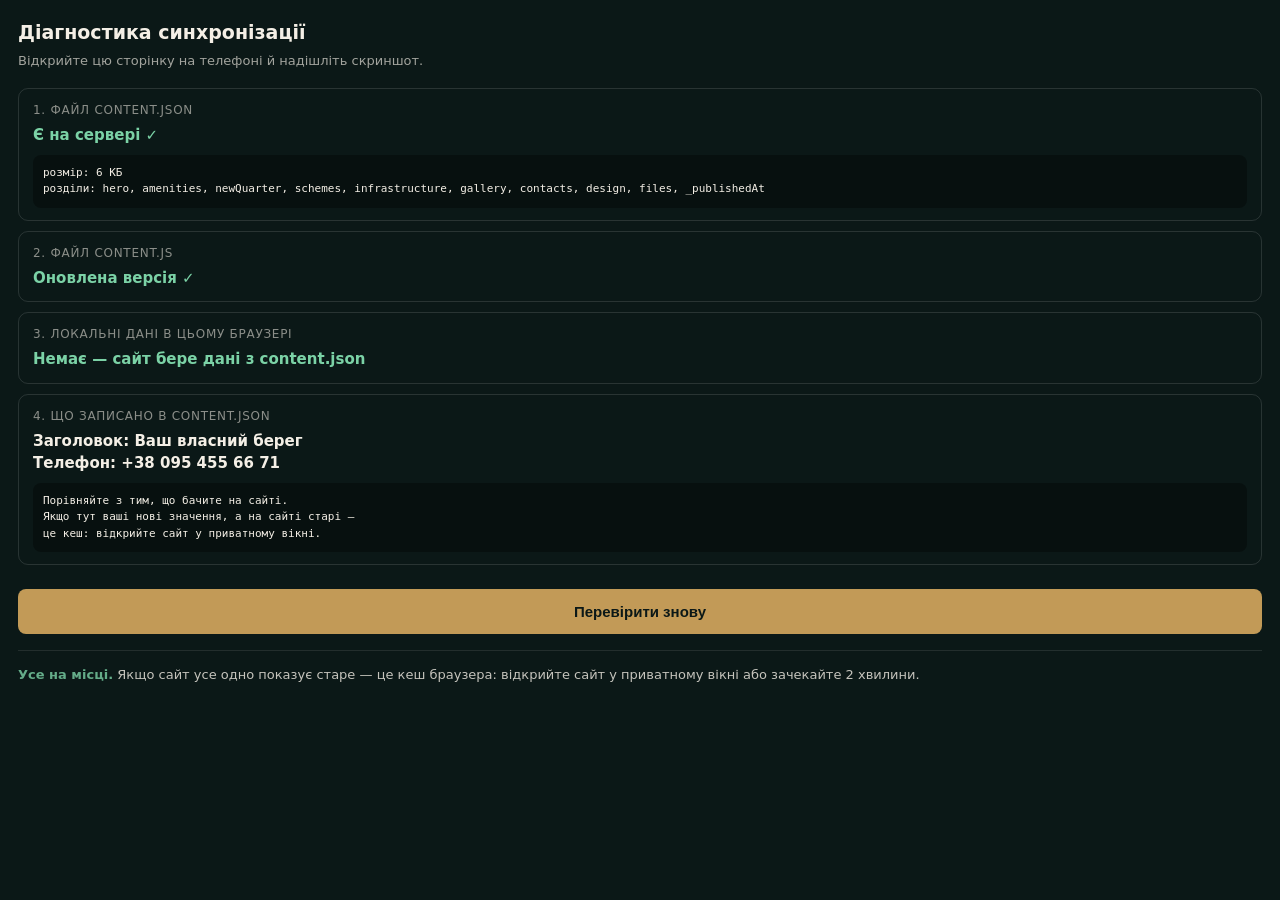
<file: diag.html>
<!DOCTYPE html>
<html lang="uk"><head><meta charset="utf-8">
<meta name="viewport" content="width=device-width, initial-scale=1">
<title>Гавань — діагностика</title>
<style>
  body{margin:0;background:#0B1817;color:#F4EFE6;font-family:system-ui,-apple-system,sans-serif;padding:18px;line-height:1.5}
  h1{font-size:19px;margin:0 0 4px}
  p.s{font-size:13px;opacity:.65;margin:0 0 18px}
  .row{border:1px solid rgba(255,255,255,.12);border-radius:10px;padding:12px 14px;margin-bottom:10px}
  .t{font-size:12px;letter-spacing:.06em;text-transform:uppercase;opacity:.55;margin-bottom:5px}
  .v{font-size:15px;font-weight:700;word-break:break-all}
  .ok{color:#7BD2A6}.bad{color:#FF9C8F}.warn{color:#F0C674}
  pre{background:rgba(0,0,0,.35);padding:10px;border-radius:8px;font-size:11px;overflow-x:auto;margin:8px 0 0;white-space:pre-wrap;word-break:break-all}
  button{margin-top:14px;width:100%;padding:14px;font-size:15px;font-weight:700;color:#0B1817;background:#C29A57;border:none;border-radius:8px;cursor:pointer}
  .hint{font-size:13px;opacity:.8;margin-top:16px;border-top:1px solid rgba(255,255,255,.12);padding-top:14px}
</style></head>
<body>
  <h1>Діагностика синхронізації</h1>
  <p class="s">Відкрийте цю сторінку на телефоні й надішліть скриншот.</p>
  <div id="out">Перевіряю…</div>
  <button onclick="location.reload()">Перевірити знову</button>
  <div class="hint" id="hint"></div>

<script>
function row(t, v, cls, extra){
  return '<div class="row"><div class="t">'+t+'</div><div class="v '+(cls||'')+'">'+v+'</div>'+(extra||'')+'</div>';
}
(async function(){
  var html = '', hint = '', problems = [];

  // 1. Чи є content.json на сервері
  var cj = null, cjStatus = '—', cjSize = 0, cjErr = '';
  try {
    var r = await fetch('content.json?v=' + Date.now(), { cache: 'no-store' });
    cjStatus = r.status;
    if (r.ok) { var txt = await r.text(); cjSize = txt.length;
      try { cj = JSON.parse(txt); } catch(e){ cjErr = 'файл пошкоджений: ' + e.message; }
    }
  } catch(e){ cjErr = e.message; }

  if (cj) {
    html += row('1. Файл content.json', 'Є на сервері ✓', 'ok',
      '<pre>розмір: ' + Math.round(cjSize/1024) + ' КБ\nрозділи: ' + Object.keys(cj).join(', ') + '</pre>');
  } else if (cjStatus === 404) {
    html += row('1. Файл content.json', 'НЕ ЗНАЙДЕНО (404)', 'bad');
    problems.push('Файл <b>content.json</b> не залитий у корінь репозиторію. Саме через нього зміни доходять до телефона: в адмінці натисніть <b>Опублікувати</b>, потім залийте отриманий файл на GitHub (Add file → Upload files → Commit).');
  } else {
    html += row('1. Файл content.json', 'Помилка: ' + cjStatus + ' ' + cjErr, 'bad');
    problems.push('Файл є, але не читається: ' + (cjErr || cjStatus) + '. Спробуйте залити його заново.');
  }

  // 2. Чи новий content.js
  var newLoader = false, cjsErr = '';
  try {
    var r2 = await fetch('content.js?v=' + Date.now(), { cache: 'no-store' });
    if (r2.ok) { var src = await r2.text(); newLoader = src.indexOf('loadPublished') > -1 && src.indexOf('XMLHttpRequest') > -1; }
    else cjsErr = 'статус ' + r2.status;
  } catch(e){ cjsErr = e.message; }

  if (newLoader) html += row('2. Файл content.js', 'Оновлена версія ✓', 'ok');
  else {
    html += row('2. Файл content.js', 'СТАРА версія' + (cjsErr ? ' (' + cjsErr + ')' : ''), 'bad');
    problems.push('На сервері лежить <b>стара</b> версія content.js. Залийте новий файл content.js у корінь репозиторію.');
  }

  // 3. Що реально бачить телефон
  var lsRaw = null;
  try { lsRaw = localStorage.getItem('havan_site_content_v1'); } catch(e){}
  html += row('3. Локальні дані в цьому браузері',
    lsRaw ? 'Є (' + Math.round(lsRaw.length/1024) + ' КБ) — вони перекривають опубліковані' : 'Немає — сайт бере дані з content.json',
    lsRaw ? 'warn' : 'ok');
  if (lsRaw) problems.push('У цьому браузері збережені <b>власні</b> правки — вони показуються замість опублікованих. Якщо тестуєте телефон, відкрийте сайт у <b>приватному вікні</b>.');

  // 4. Приклад значення
  if (cj) {
    var t = (cj.hero && cj.hero.title) || '—';
    var ph = (cj.contacts && cj.contacts.phone) || '—';
    html += row('4. Що записано в content.json',
      'Заголовок: ' + t + '<br>Телефон: ' + ph, '',
      '<pre>Порівняйте з тим, що бачите на сайті.\nЯкщо тут ваші нові значення, а на сайті старі —\nце кеш: відкрийте сайт у приватному вікні.</pre>');
  }

  document.getElementById('out').innerHTML = html;
  document.getElementById('hint').innerHTML = problems.length
    ? '<b>Що робити:</b><br>' + problems.map(function(p,i){ return (i+1)+'. '+p; }).join('<br><br>')
    : '<b class="ok">Усе на місці.</b> Якщо сайт усе одно показує старе — це кеш браузера: відкрийте сайт у приватному вікні або зачекайте 2 хвилини.';
})();
</script>
</body></html>
</file>
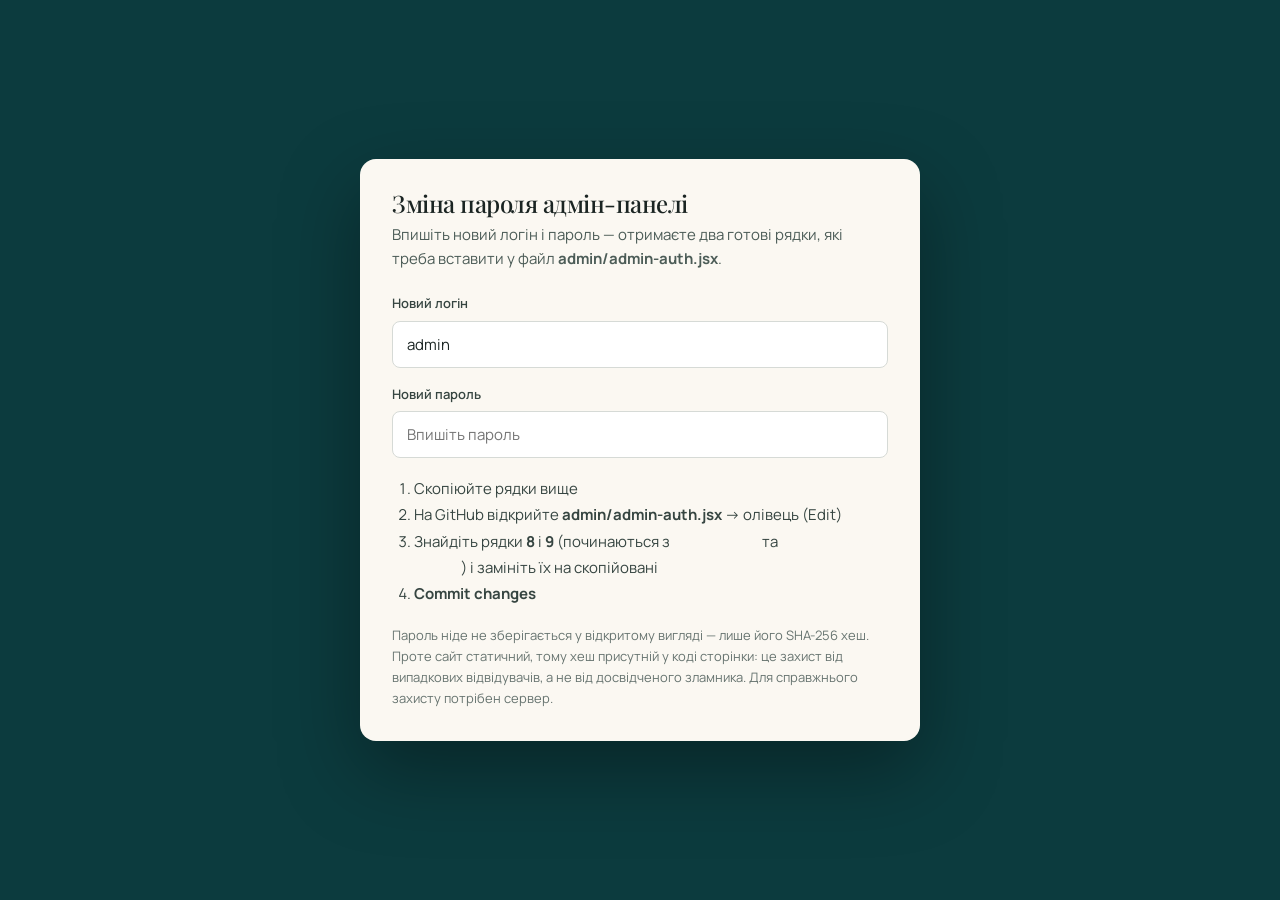
<file: admin/change-password.html>
<!DOCTYPE html>
<html lang="uk"><head><meta charset="utf-8">
<meta name="viewport" content="width=device-width, initial-scale=1">
<title>Гавань — зміна пароля адмінки</title>
<link rel="stylesheet" href="../styles.css">
<style>
  body{margin:0;background:var(--teal-900);min-height:100vh;display:flex;align-items:center;justify-content:center;padding:24px;font-family:var(--font-sans)}
  .card{background:var(--cream-50);max-width:560px;width:100%;border-radius:16px;padding:32px;box-shadow:0 30px 80px rgba(0,0,0,.35)}
  h1{font-family:var(--font-display);font-size:1.5rem;color:var(--ink-900);margin:0 0 6px}
  p.sub{font-size:.9375rem;color:var(--ink-600);margin:0 0 22px;line-height:1.6}
  label{display:block;font-size:.8125rem;font-weight:600;color:var(--ink-700);margin-bottom:6px}
  input{width:100%;box-sizing:border-box;font-family:var(--font-sans);font-size:.9375rem;color:var(--ink-900);background:#fff;border:1px solid var(--ink-200);border-radius:8px;padding:12px 14px;outline:none}
  input:focus{border-color:var(--teal-600);box-shadow:0 0 0 3px rgba(44,122,128,.16)}
  .row{margin-bottom:16px}
  .out{margin-top:22px;padding:16px;background:var(--ink-900);border-radius:10px;display:none}
  .out.on{display:block}
  .out label{color:var(--sand-300);margin-bottom:8px}
  code{display:block;font-family:ui-monospace,Menlo,monospace;font-size:.8125rem;color:var(--cream-50);word-break:break-all;line-height:1.6}
  button{margin-top:14px;width:100%;cursor:pointer;font-family:var(--font-sans);font-size:.9375rem;font-weight:700;color:var(--ink-900);background:var(--sand-500);border:none;border-radius:8px;padding:12px 20px}
  ol{font-size:.9375rem;color:var(--ink-700);line-height:1.75;padding-left:22px;margin:18px 0 0}
  .note{font-size:.8125rem;color:var(--ink-500);margin-top:18px;line-height:1.6}
  a{color:var(--teal-700)}
</style></head>
<body>
  <div class="card">
    <h1>Зміна пароля адмін-панелі</h1>
    <p class="sub">Впишіть новий логін і пароль — отримаєте два готові рядки, які треба вставити у файл <b>admin/admin-auth.jsx</b>.</p>

    <div class="row">
      <label for="lg">Новий логін</label>
      <input id="lg" type="text" value="admin" autocomplete="off">
    </div>
    <div class="row">
      <label for="pw">Новий пароль</label>
      <input id="pw" type="text" placeholder="Впишіть пароль" autocomplete="off">
    </div>

    <div class="out" id="out">
      <label>Замініть ці два рядки у файлі admin/admin-auth.jsx</label>
      <code id="code"></code>
      <button id="copy">Скопіювати</button>
    </div>

    <ol>
      <li>Скопіюйте рядки вище</li>
      <li>На GitHub відкрийте <b>admin/admin-auth.jsx</b> → олівець (Edit)</li>
      <li>Знайдіть рядки <b>8</b> і <b>9</b> (починаються з <code style="display:inline">const CREDS</code> та <code style="display:inline">const PASSWORD_HASH</code>) і замініть їх на скопійовані</li>
      <li><b>Commit changes</b></li>
    </ol>

    <p class="note">Пароль ніде не зберігається у відкритому вигляді — лише його SHA-256 хеш. Проте сайт статичний, тому хеш присутній у коді сторінки: це захист від випадкових відвідувачів, а не від досвідченого зламника. Для справжнього захисту потрібен сервер.</p>
  </div>

<script>
  const pw = document.getElementById('pw'), lg = document.getElementById('lg');
  const out = document.getElementById('out'), codeEl = document.getElementById('code');
  async function sha256(str){
    const b = await crypto.subtle.digest('SHA-256', new TextEncoder().encode(str));
    return [...new Uint8Array(b)].map(x=>x.toString(16).padStart(2,'0')).join('');
  }
  async function render(){
    const p = pw.value, l = (lg.value||'admin').trim();
    if(!p){ out.classList.remove('on'); return; }
    const h = await sha256(p);
    codeEl.textContent =
      "const CREDS = { login: '" + l + "', hash: null };\n" +
      "const PASSWORD_HASH = '" + h + "';";
    out.classList.add('on');
  }
  pw.addEventListener('input', render);
  lg.addEventListener('input', render);
  document.getElementById('copy').addEventListener('click', async () => {
    try { await navigator.clipboard.writeText(codeEl.textContent);
      const b = document.getElementById('copy'); const t = b.textContent;
      b.textContent = 'Скопійовано ✓'; setTimeout(()=>b.textContent=t, 1600);
    } catch(e) { alert('Скопіюйте вручну'); }
  });
</script>
</body></html>
</file>
<file: styles.css>
/* ═══════════════════════════════════════════════════════════════
   ГАВАНЬ — Design System · global entry point
   Consumers link this single file. Imports only — no rules here.
   ═══════════════════════════════════════════════════════════════ */

@import url('tokens/fonts.css');
@import url('tokens/colors.css');
@import url('tokens/typography.css');
@import url('tokens/spacing.css');
@import url('tokens/radii-shadows.css');
@import url('tokens/base.css');
</file>
